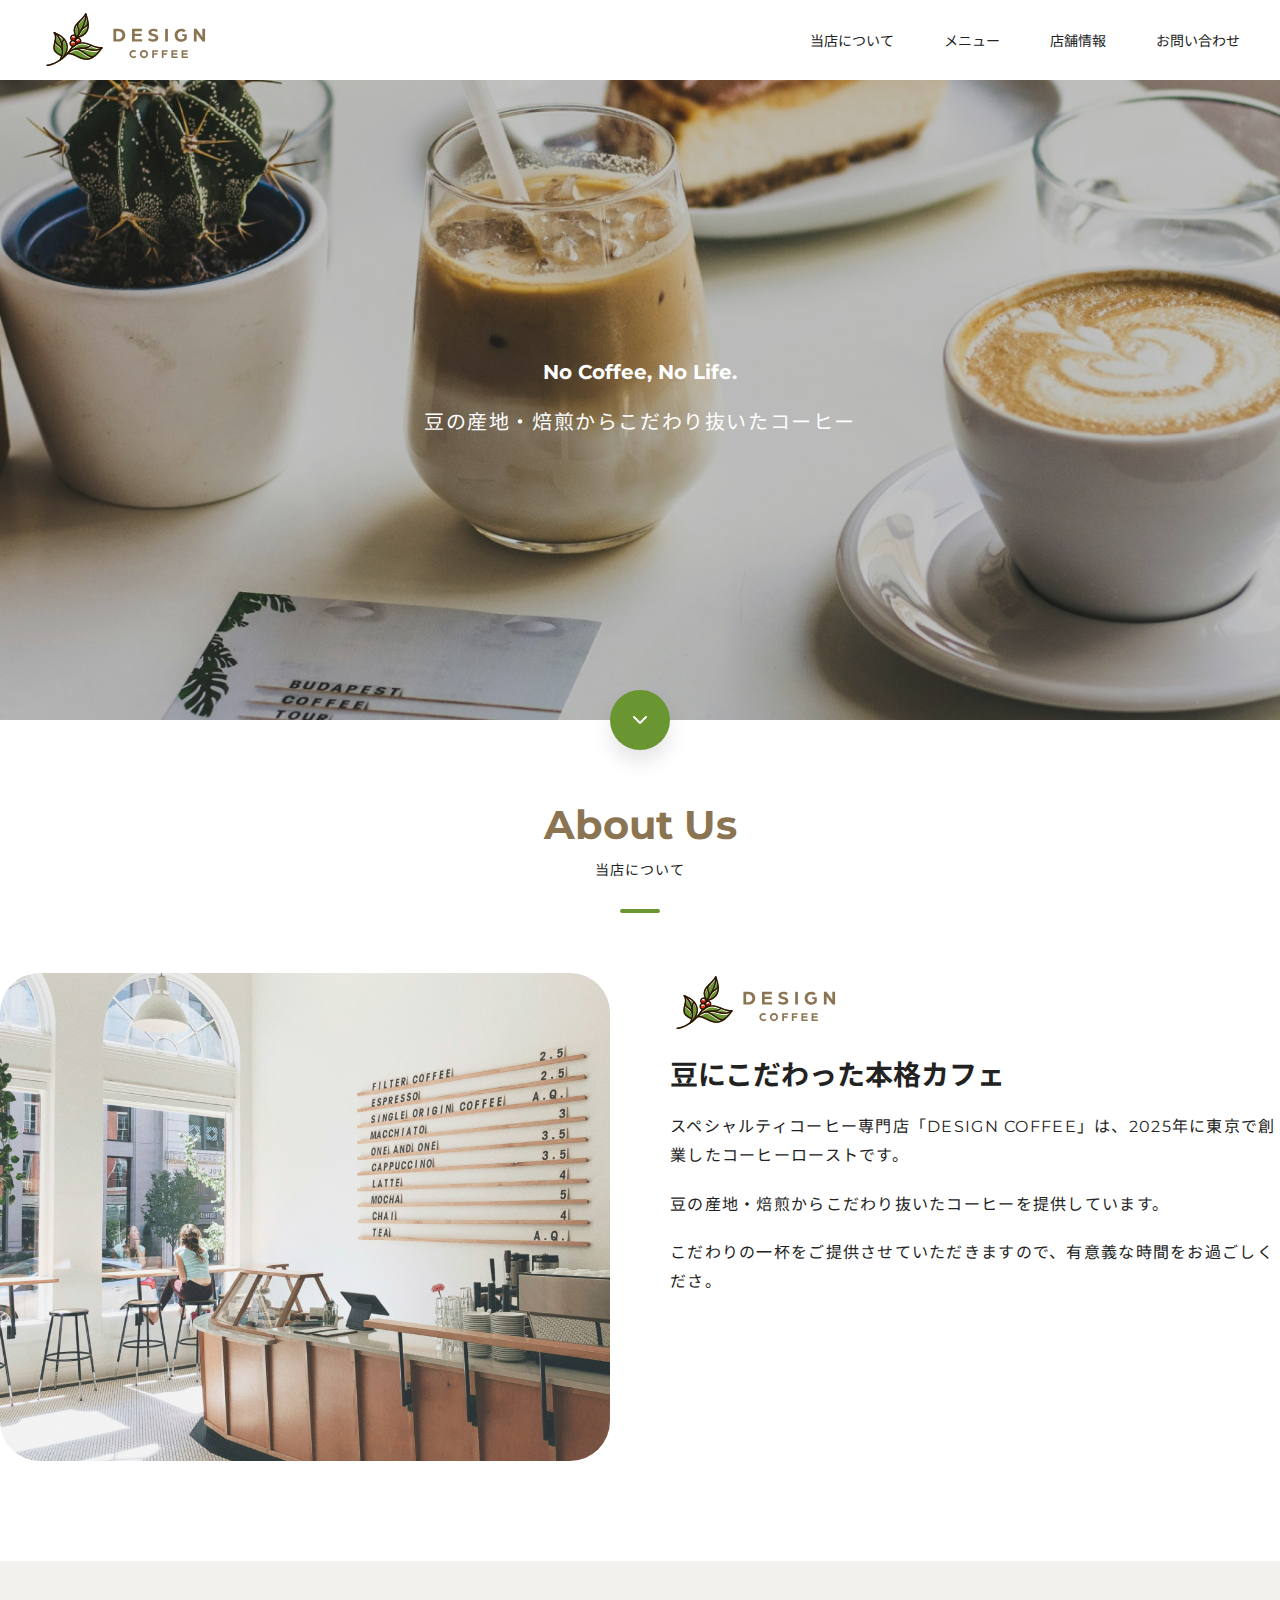
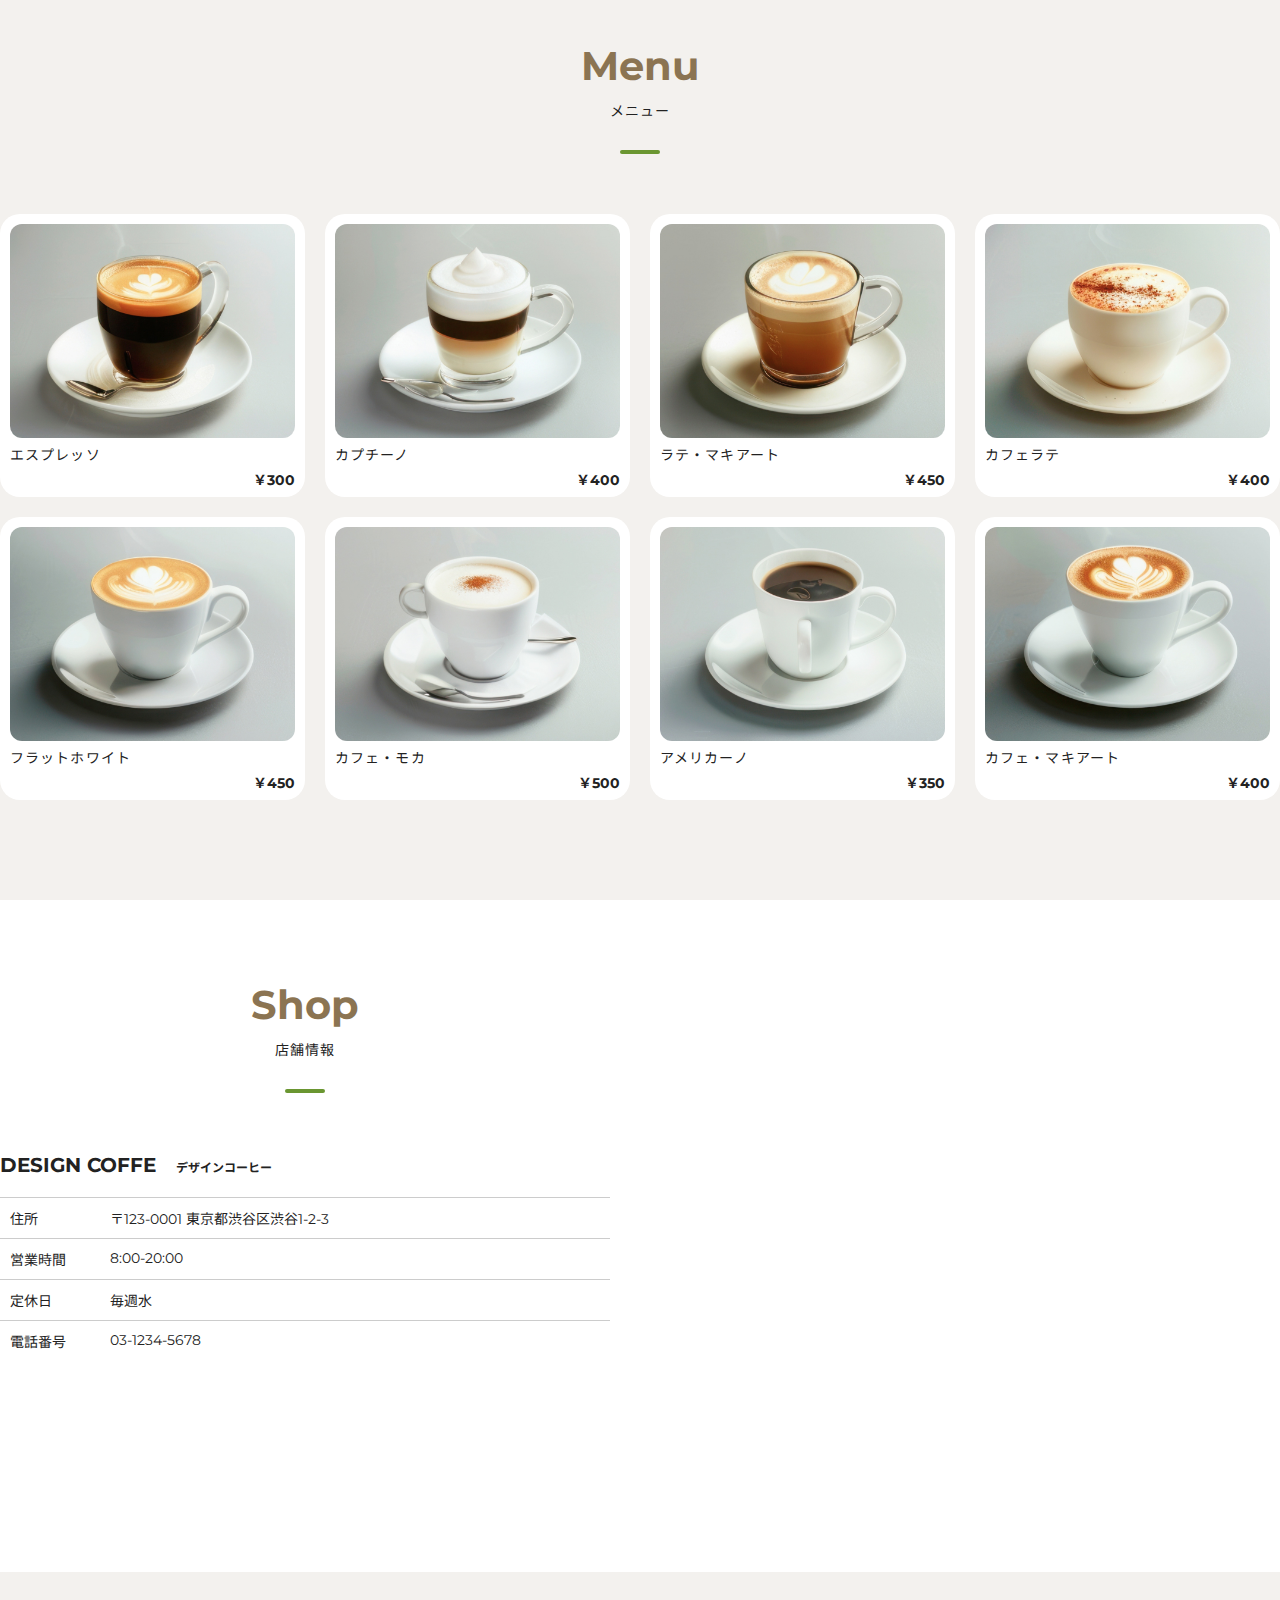
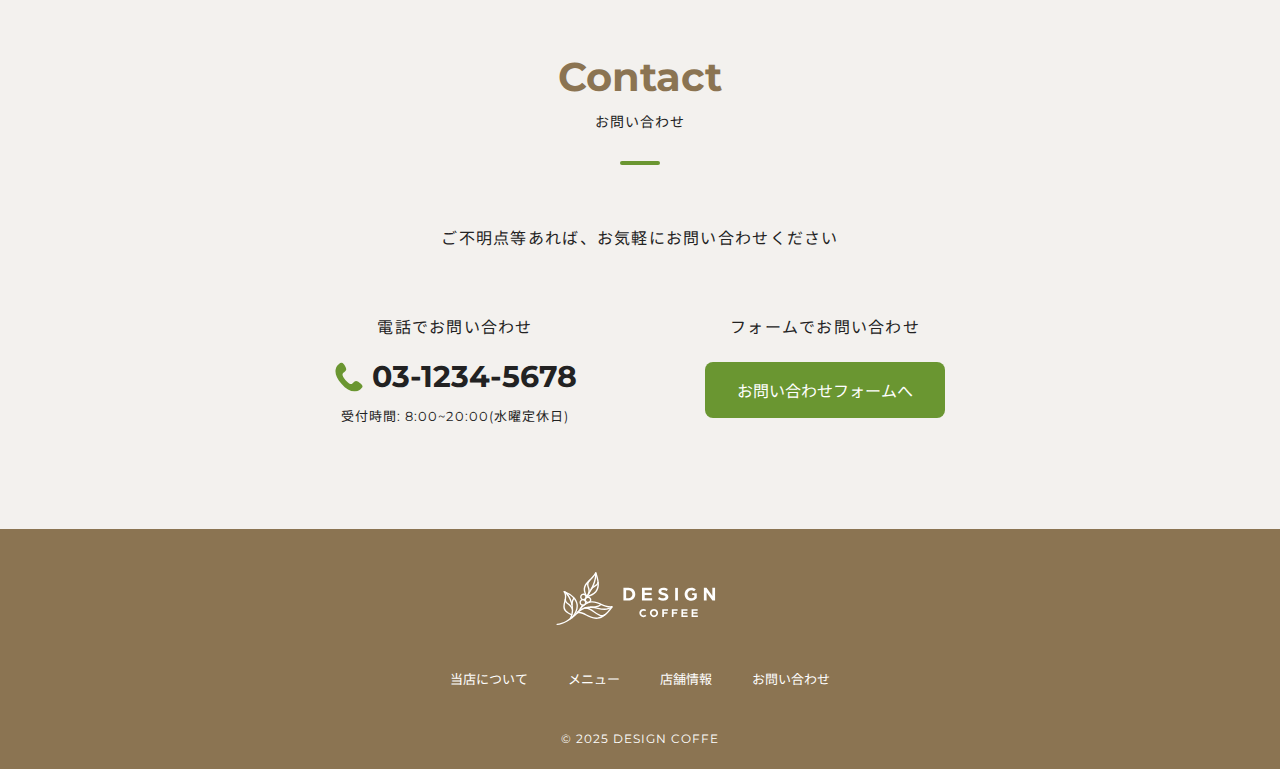
<file: index.html>
<!DOCTYPE html>
<html lang="ja">

<head>
  <meta charset="UTF-8">
  <meta name="viewport" content="width=device-width, initial-scale=1.0">
  <title>Document</title>
  <link rel="stylesheet" href="css/reset (1).css">
  <link rel="stylesheet" href="css/style.css">
  <!-- GoogleFontsの読み込み -->
  <link rel="preconnect" href="https://fonts.googleapis.com">
  <link rel="preconnect" href="https://fonts.gstatic.com" crossorigin>
  <link
    href="https://fonts.googleapis.com/css2?family=Montserrat:ital,wght@0,100..900;1,100..900&family=Noto+Sans+JP:wght@100..900&display=swap"
    rel="stylesheet">

</head>

<body>
  <header> <!--ヘッダー-->
    <h1>
      <a href="index.html" class="logo">
        <img src="img/logo.svg" alt="DESIGN COFFEEのロゴ">
      </a>
    </h1>
    <nav>
      <ul>
        <li><a href="index.html#about">当店について</a></li>
        <li><a href="index.html#menu">メニュー</a></li>
        <li><a href="index.html#shop">店舗情報</a></li>
        <li><a href="index.html#contact">お問い合わせ</a></li>
      </ul>
    </nav>
  </header>
  <section class="hero"><!--ヒーローセクション-->
    <h2>No Coffee, No Life.</h2>
    <p>豆の産地・焙煎からこだわり抜いたコーヒー</p>
    <a href="#about">
      <img src="img/down.png" alt="下へスクロール">
    </a>
  </section><!--共通セクション１-->
  <main>
    <section class="main-section about" id="about">
      <div class="container">
        <div class="heading-group">
          <h2>
            About Us
            <span>当店について </span>
          </h2>
        </div>
        <div class="layout">
          <div class="image">
            <img src="img/about-photo.jpg" alt="当店の写真  ">
          </div>
          <div class="text">
            <img src="img/logo.svg" alt="DESIGN COFFEEのロゴ">
            <h3>豆にこだわった本格カフェ</h3>
            <p>スペシャルティコーヒー専門店「DESIGN COFFEE」は、2025年に東京で創業したコーヒーローストです。</p>
            <p>豆の産地・焙煎からこだわり抜いたコーヒーを提供しています。</p>
            <p>こだわりの一杯をご提供させていただきますので、有意義な時間をお過ごしくださ。</p>
          </div>
        </div>
      </div>
    </section>
    <section class="main-section menu" id="menu">
      <div class="container">
        <div class="heading-group">
          <h2>
            Menu
            <span>メニュー</span>
          </h2>
        </div>
        <ul class="menu-list">
          <li>
            <div class="menu-card">
              <img src="img/menu-1.jpg" alt="エスプレッソ">
              <p class="name">エスプレッソ</p>
              <p class="price">￥300</p>
            </div>
          </li>
          <li>
            <div class="menu-card">
              <img src="img/menu-2.jpg" alt="カプチーノ">
              <p class="name">カプチーノ</p>
              <p class="price">￥400</p>
            </div>
          </li>
          <li>
            <div class="menu-card">
              <img src="img/menu-3.jpg" alt="ラテ・マキアート">
              <p class="name">ラテ・マキアート</p>
              <p class="price">￥450</p>
            </div>
          </li>
          <li>
            <div class="menu-card">
              <img src="img/menu-4.jpg" alt="カフェラテ">
              <p class="name">カフェラテ</p>
              <p class="price">￥400</p>
            </div>
          </li>
          <li>
            <div class="menu-card">
              <img src="img/menu-5.jpg" alt="フラットホワイト">
              <p class="name">フラットホワイト</p>
              <p class="price">￥450</p>
            </div>
          </li>
          <li>
            <div class="menu-card">
              <img src="img/menu-6.jpg" alt="カフェ・モカ">
              <p class="name">カフェ・モカ</p>
              <p class="price">￥500</p>
            </div>
          </li>
          <li>
            <div class="menu-card">
              <img src="img/menu-7.jpg" alt="アメリカーノ">
              <p class="name">アメリカーノ</p>
              <p class="price">￥350</p>
            </div>
          </li>
          <li>
            <div class="menu-card">
              <img src="img/menu-8.jpg" alt="カフェ・マキアート">
              <p class="name">カフェ・マキアート</p>
              <p class="price">￥400</p>
            </div>
          </li>
        </ul>
      </div>
    </section>
    <section class="main-section shop" id="shop">
      <div class="container">
        <div class="layout">
          <div class="text">
            <div class="heading-group">
              <h2>
                Shop
                <span>店舗情報</span>
              </h2>
            </div>
            <h3>
              DESIGN COFFE
              <span>デザインコーヒー</span>
            </h3>
            <dl>
              <dt>住所</dt>
              <dd>〒123-0001 東京都渋谷区渋谷1-2-3</dd>
              <dt>営業時間</dt>
              <dd>8:00-20:00</dd>
              <dt>定休日</dt>
              <dd>毎週水</dd>
              <dt>電話番号</dt>
              <dd>03-1234-5678</dd>
            </dl>
          </div>
          <div class="map">
            <iframe src="https://maps.app.goo.gl/mrUbN7X7AsoG2yq3A" frameborder="0"></iframe>
          </div>
        </div>
      </div>
    </section>
    <section class="main-section contact" id="contact">
      <div class="container">
        <div class="heading-group">
          <h2>
            Contact
            <span>お問い合わせ</span>
          </h2>
        </div>
        <p>ご不明点等あれば、お気軽にお問い合わせください</p>
        <div class="layout">
          <div class="tel">
            <p class="label">電話でお問い合わせ</p>
            <a href="tel:0312345678" class="number">
              <img src="img/icon-tel.svg" alt="電話アイコン">
              03-1234-5678
            </a>
            <p class="hour">受付時間: 8:00~20:00(水曜定休日)</p>
          </div>
          <div class="form">
            <p class="label">フォームでお問い合わせ</p>
            <a href="contact.html" class="button">お問い合わせフォームへ</a>
          </div>
        </div>
      </div>
    </section>
    <footer> <!--フッター-->
      <a href="index.html" class="logo">
        <img src="img/logo-white.svg" alt="DESIGN COFFEEのロゴ">
      </a>
      <nav>
        <ul>
          <li>
            <a href="index.html#about">当店について</a>
          </li>
          <li>
            <a href="index.html#menu">メニュー</a>
          </li>
          <li>
            <a href="index.html#shop">店舗情報</a>
          </li>
          <li>
            <a href="index.html#contact">お問い合わせ</a>
          </li>
        </ul>
      </nav>
      <p class="copyright">&copy; 2025 DESIGN COFFE</p>
    </footer>

  </main>

  </div>
</body>

</html>
</file>
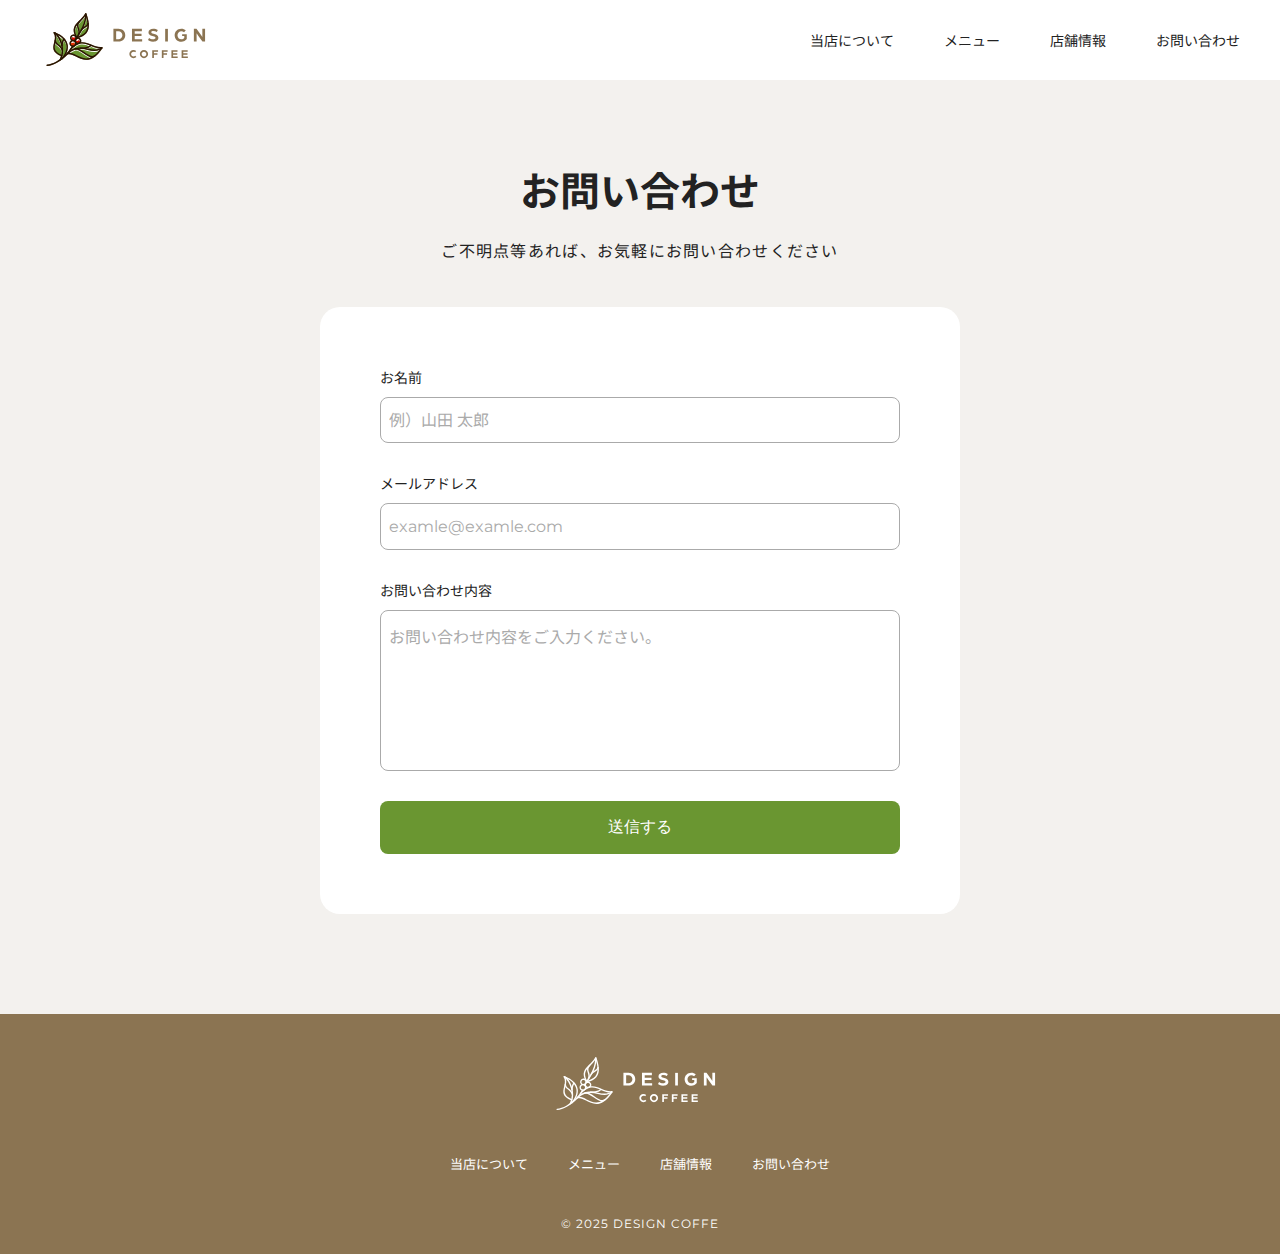
<file: contact.html>
<!DOCTYPE html>
<html lang="ja">

<head>
  <meta charset="UTF-8">
  <meta name="viewport" content="width=device-width, initial-scale=1.0">
  <title>Document</title>
  <link rel="stylesheet" href="css/reset (1).css">
  <link rel="stylesheet" href="css/style.css">
  <!-- GoogleFontsの読み込み -->
  <link rel="preconnect" href="https://fonts.googleapis.com">
  <link rel="preconnect" href="https://fonts.gstatic.com" crossorigin>
  <link
    href="https://fonts.googleapis.com/css2?family=Montserrat:ital,wght@0,100..900;1,100..900&family=Noto+Sans+JP:wght@100..900&display=swap"
    rel="stylesheet">

</head>

<body>
  <header> <!--ヘッダー-->
    <h1>
      <a href="index.html" class="logo">
        <img src="img/logo.svg" alt="DESIGN COFFEEのロゴ">
      </a>
    </h1>
    <nav>
      <ul>
        <li><a href="index.html#about">当店について</a></li>
        <li><a href="index.html#menu">メニュー</a></li>
        <li><a href="index.html#shop">店舗情報</a></li>
        <li><a href="index.html#contact">お問い合わせ</a></li>
      </ul>
    </nav>
  </header>
  <main class="lower-main">
    <div class="lower-heading-group">
      <h2>お問い合わせ  </h2>
      <p>ご不明点等あれば、お気軽にお問い合わせください</p>
    </div>
    <form class="form-box" action="https://api.staticforms.xyz/submit" method="post">
      <input type="hidden" name="accessKey" value="sf_f06flcgc6mlmbf71e0e86hhl">
    <input type="hidden" name="redirectTo" value="https://www.sus.ac.jp/">
    <div class="form-item">
      <label>お名前</label>
      <input type="text" name="name" placeholder="例）山田 太郎">
    </div>
    <div class="form-item">
      <label>メールアドレス</label>
      <input type="email" name="email" placeholder="examle@examle.com">
    </div>
    <div class="form-item">
      <label>お問い合わせ内容</label>
      <textarea rows="7" name="massage" placeholder="お問い合わせ内容をご入力ください。"></textarea>
    </div>
    <div class="form-item">
      <button type="submit">送信する</button>
    </div>
    </form>

  </main>
    <footer> <!--フッター-->
      <a href="index.html" class="logo">
        <img src="img/logo-white.svg" alt="DESIGN COFFEEのロゴ">
      </a>
      <nav>
        <ul>
          <li>
            <a href="index.html#about">当店について</a>
          </li>
          <li>
            <a href="index.html#menu">メニュー</a>
          </li>
          <li>
            <a href="index.html#shop">店舗情報</a>
          </li>
          <li>
            <a href="index.html#contact">お問い合わせ</a>
          </li>
        </ul>
      </nav>
      <p class="copyright">&copy; 2025 DESIGN COFFE</p>
    </footer>

  </main>

  </div>
</body>

</html>
</file>
<file: css/style.css>
@charset "utf-8";
body {
  color: #222;
  font-family: "Montserrat", "Noto Sans JP", sans-serif;
}

p {
  letter-spacing: 0.08em;
  line-height: 1.8;
}

header {
  padding: 10px 40px;
  display: flex;
  align-items: center;
  justify-content: space-between;

  .logo {
    display: block;

    img {
      display: block;
      height: 60px;
    }
  }

  nav {
    ul {
      display: flex;
      align-items: center;
      gap: 50px;
    }

    a {
      font-size: 14px;
      font-weight: 400;

      &:hover {
        color: #6a9631;
        text-decoration: underline;
      }
    }
  }
}
.hero{
  color: #fff;
  text-align: center;
  height: 640px;
  background-image: url(../img/hero-background.jpg);
  background-size: cover;
  display: flex;
  flex-direction: column;
  align-items: center;
  justify-content: center;
  position: relative;
  h2{
    font-size: 20px;
    font-weight: 700;
  }
  p{
    font-size: 20px;
    font-weight: 400;
    margin-top: 20px;
  }
  a{
    display: grid;
    place-items: center;
    width: 60px;
    height: 60px;
    background-color: #6a9631;
    border-radius: 50%;
    box-shadow: 0px 12px 20px rgb(0 0 0 / 0.1);
    position: absolute;
    left: 50%;
    bottom: 0;
    translate: -50% 50%;
    img{
      width: 24px;
      height: 24px;
    }
  }
}
main{
  .main-section{
    padding: 80px 0 100px;
    .heading-group{
      text-align: center;
      margin: 0 0 60px;
      h2{
        color: #8b7452;
        font-size: 40px;
        font-weight: 700;
      }
      span{
        color: #222;
        font-size: 14px;
        font-weight: 400;
        letter-spacing: 0.08em;
        display: block;
        margin-top: 10px;
      }
      &::after{
        content: "";
        display: block;
        width: 40px;
        height: 4px;
        background-color: #6a9631;
        border-radius: 4px;
        margin: 30px auto 0;
      }
    }
  }
}
.about{
  .layout{
    display: grid;
    grid-template-columns: 1fr 1fr;
    align-items: start;
    gap: 60px;
  }
  .image{
    border-radius: 40px;
    overflow: hidden;
    img{
      width: 100%;
      aspect-ratio: 5/4;
      object-fit: cover;
    }
  }
  .text{
    img{
      height: 60px;
    }
    h3{
      font-size: 28px;
      font-weight: 700;
      margin-top: 20px;
    }
    p{
      margin-top: 20px;
    }
  }
}
.menu{
  background-color: #f3f1ee;
}
.menu-card{
  padding: 10px;
  background-color: #fff;
  border-radius: 20px;
  display: grid;
  gap: 5px;
  img{
    width: 100%;
    aspect-ratio: 4/3;
    object-fit: cover;
    border-radius: 12px;
  }
  .name{
    font-size: 14px;
  }
  .price{
    font-size: 14px;
    font-weight: 700;
    line-height: 1;
    letter-spacing: 0;
    text-align: right;
  }
}
.menu-list{
  display: grid;
  grid-template-columns: 1fr 1fr 1fr 1fr;
  gap: 20px;
}
.shop {
  .layout{
    display: grid;
    grid-template-columns: 1fr 1fr;
    align-items: start;
    gap: 60px;
  }
  .text{
    h3{
      text-align: center;
      font-size: 20px;
      font-weight: 700;
      margin: 0 0 20px;
      display: flex;
      align-items: baseline;
      gap: 1em;
      span{
        font-size: 0.6em;
      }
    }
    dl{
      display: grid;
      grid-template-columns: 100px 1fr;
      dt,dd{
        font-size: 14px;
        padding: 10px;
        border-top: 1px solid #ccc;
      }
    }
  }
  .map {
    border-radius: 40px;
    overflow: hidden;
    iframe{
      width: 100%;
      height: auto;
      aspect-ratio: 5/4;
    }
  }
}
.contact{
  text-align: center;
  background-color: #f3f1ee;
  .layout{
    display: grid;
    grid-template-columns: 1fr 1fr;
    gap: 40px;
    margin-top: 60px;
    margin-inline: auto;
    max-width: 700px;
  }
  .label{
    margin-bottom: 20px;
  }
  .number{
    font-size: 30px;
    font-weight: 700;
    line-height: 1;
    letter-spacing: 0;
    img{
      width: 1em;
    }
  }
  .hour{
    font-size: 13px;
    display: block;
    margin-top: 1em;
  }
  .button{
    display: inline-block;
    color: #fff;
    background-color: #6a9631;
    padding: 1em 2em;
    border-radius: 8px;
  }
}
footer {
  color: #fff;
  background-color: #8b7452;
  padding: 40px 20px 20px;
  display: grid;
  justify-items: center;
  gap: 40px;
  .logo {
    display: block;
    img {
      display: block;
      height: 60px;
    }
  }
  ul {
    display: flex;
    gap: 40px;
    a {
      font-size: 13px;
    }
  }
  .copyright {
    font-size: 12px;
  }
}
.lower-main {
  padding: 80px 0 100px;
  background-color: #f3f1ee;
}
.lower-heading-group {
  text-align: center;
  display: grid;
  justify-items: center;
  gap: 20px;
  margin: 0 0 40px;
  h2 {
    font-size: 40px;
    font-weight: 700;
  }
}
.form-box {
  max-width: 640px;
  margin: 0 auto;
  border-radius: 20px;
  padding: 60px;
  background-color: #fff;
  box-shadow: 0px 24px 40px rgb(0, 0, 0/ 0.08);
}
.form-item {
  display: grid;
  gap: 10px;
  label {
    font-size: 14px;
  }
  + .form-item {
    margin-top: 30px;
  }
  input,
  textarea {
    border: 1px solid #aaa;
    padding: 0.8em 0.5em;
    border-radius: 8px;
    &::placeholder {
      color: #aaa;
    }
  }
  textarea {
    resize: none;
  }
  button  {
    font-size: 16px;
    display: inline-block;
    color: #fff;
    background-color: #6a9631;
    border: none;
    padding: 1em 2em;
    border-radius: 8px;
    &:hover {
      background-color: #517521;
    }
  }
}
</file>
<file: css/reset (1).css>
@charset "utf-8";body,div,dl,dt,dd,ul,ol,li,h1,h2,h3,h4,h5,h6,pre,code,form,fieldset,legend,input,textarea,p,blockquote,th,td,xmp{margin:0;padding:0}table{border-collapse:collapse;border-spacing:0}fieldset,img{border:0}ol,ul{list-style:none}caption,th{text-align:left}h1,h2,h3,h4,h5,h6{font-size:100%;font-weight:normal}*{box-sizing: border-box;}body{color:#222;background-color:#fff;}img{max-width:100%;vertical-align:bottom;}input,textarea,select{font-family:inherit;font-size:inherit;font-weight:inherit;font-size:100%}a{color:inherit;text-decoration:none;}a,button{cursor:pointer;}
</file>
